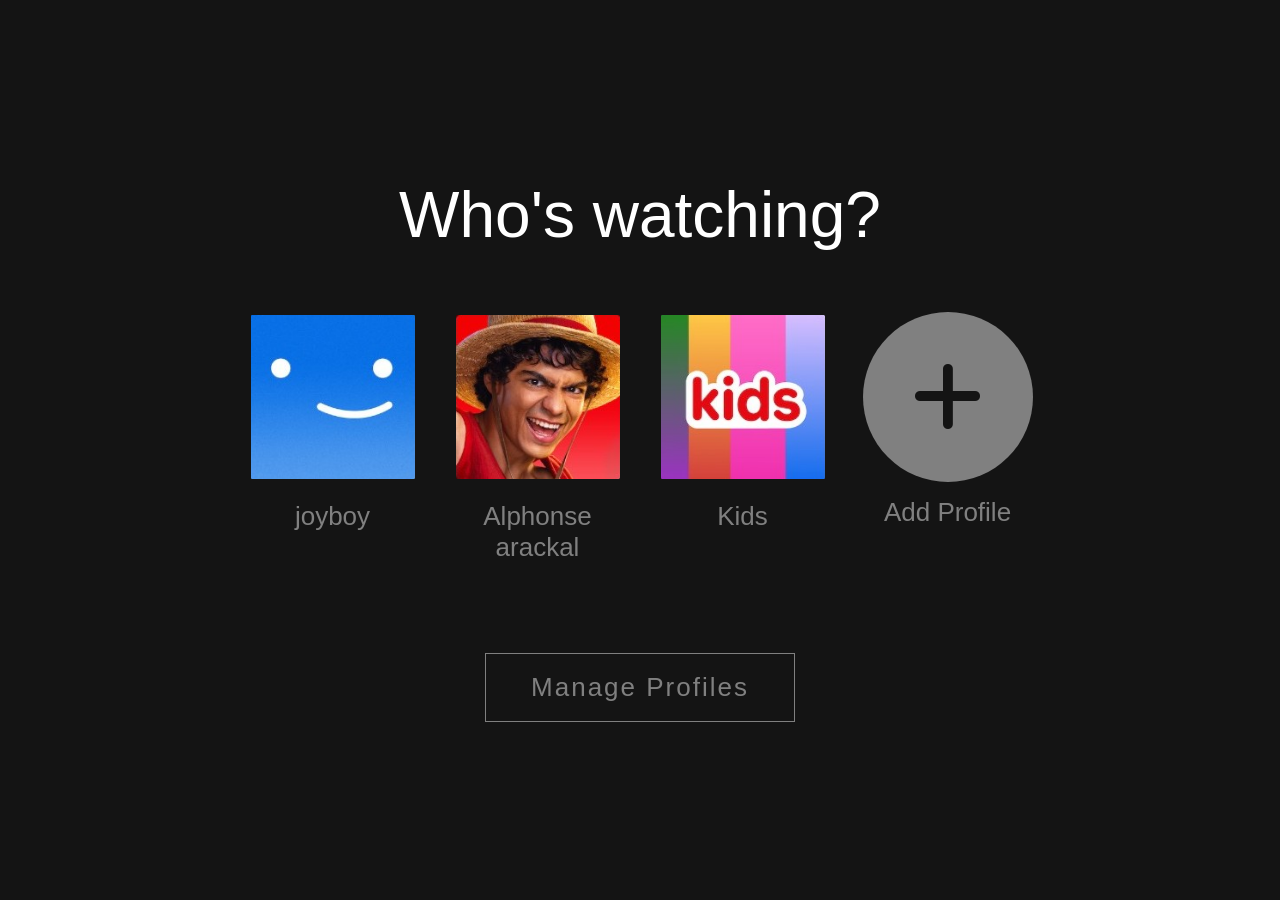
<file: index.html>
<!DOCTYPE html>
<html lang="en">
<head>
    <meta charset="UTF-8">
    <meta name="viewport" content="width=device-width, initial-scale=1.0">
    <title>Netflix Profiles</title>
    <link rel="stylesheet" href="style.css">

    <!-- Icons -->
    <link rel="stylesheet"
    href="https://cdnjs.cloudflare.com/ajax/libs/font-awesome/6.5.2/css/all.min.css">

    <style>

        *{
    margin:0;
    padding:0;
    box-sizing:border-box;
    font-family:Arial, Helvetica, sans-serif;
}

body{
    background:#141414;
    color:white;
    display:flex;
    justify-content:center;
    align-items:center;
    min-height:100vh;
}

.container{
    text-align:center;
}

.container h1{
    font-size:64px;
    font-weight:400;
    margin-bottom:60px;
}

.profiles{
    display:flex;
    justify-content:center;
    gap:35px;
    flex-wrap:wrap;
}

.profile{
    width:170px;
    cursor:pointer;
}

.profile img{
    width:170px;
    height:170px;
    border-radius:4px;
    object-fit:cover;
    transition:.25s;
    border:3px solid transparent;
}

.profile p{
    color:#808080;
    margin-top:15px;
    font-size:26px;
    transition:.25s;
}

.profile:hover img{
    border-color:#fff;
}

.profile:hover p{
    color:#fff;
}

.add-profile{
    display:flex;
    flex-direction:column;
    align-items:center;
}

.add-icon{
    width:170px;
    height:170px;
    border-radius:50%;
    background:#808080;
    display:flex;
    justify-content:center;
    align-items:center;
    transition:.25s;
}

.add-icon i{
    font-size:80px;
    color:#141414;
}

.add-profile:hover .add-icon{
    background:#fff;
}

.manage-btn{
    margin-top:90px;
    padding:18px 45px;
    background:transparent;
    color:#808080;
    border:1px solid #808080;
    font-size:26px;
    letter-spacing:2px;
    cursor:pointer;
    transition:.25s;
}

.manage-btn:hover{
    color:white;
    border-color:white;
}

/* Tablet */
@media(max-width:900px){

    .container h1{
        font-size:48px;
        margin-bottom:40px;
    }

    .profiles{
        gap:25px;
    }

    .profile{
        width:140px;
    }

    .profile img,
    .add-icon{
        width:140px;
        height:140px;
    }

    .profile p{
        font-size:20px;
    }

    .manage-btn{
        font-size:22px;
    }
}

/* Mobile */
@media(max-width:600px){

    .container h1{
        font-size:38px;
    }

    .profiles{
        gap:20px;
    }

    .profile{
        width:120px;
    }

    .profile img,
    .add-icon{
        width:120px;
        height:120px;
    }

    .profile p{
        font-size:18px;
    }

    .add-icon i{
        font-size:55px;
    }

    .manage-btn{
        margin-top:60px;
        font-size:18px;
        padding:14px 35px;
    }
}
    </style>
</head>
<body>

<div class="container">

    <h1>Who's watching?</h1>

    <div class="profiles">

        <div class="profile">
                        <a href="home.html">
                <img src="images/one.jpg" alt="">
            </a>
            <p>joyboy</p>
        </div>

        <div class="profile">
            <a href="home.html">
                <img src="images/two.jpg" alt="">
            </a>
            <p>Alphonse arackal</p>
        </div>

        <div class="profile">
                        <a href="home.html">
                <img src="images/three.jpg" alt="">
            </a>
            <p>Kids</p>
        </div>

        <div class="profile add-profile">
            <div class="add-icon">
                <i class="fa-solid fa-plus"></i>
            </div>
            <p>Add Profile</p>
        </div>

    </div>

    <button class="manage-btn">Manage Profiles</button>

</div>

</body>
</html>
</file>
<file: style.css>
body{background:#000000;font-family:Roboto,sans-serif}
/* .netflix-nav{background:#000000;} */
.logo{color:#e50914!important;font-size:2.2rem;font-weight:700}
.nav-link{color:#fff!important;margin-right:12px}
.hero-wrap{padding-top:90px}
.hero{position:relative;height:700px;border-radius:30px;overflow:hidden;margin:20px;background:#000}
.hero video{width:100%;height:100%;object-fit:cover}
.overlay{position:absolute;inset:0;background:linear-gradient(90deg,rgba(0,0,0,.75),rgba(0,0,0,.1) 60%),linear-gradient(0deg,rgba(20,20,20,1),transparent 30%)}
.content{position:absolute;left:70px;bottom:90px;color:#fff;z-index:2}
.title{font-size:6rem;font-weight:900;color:#ffd21e;letter-spacing:4px}
.buttons .btn{margin-right:12px;border-radius:50px;padding:12px 28px}
.mute{position:absolute;right:30px;top:30px;background:#222;color:#fff;border-radius:50%;padding:14px;font-size:20px}
.avatar{border-radius:6px}
.card-placeholder{height:170px;background:#2c2c2c;border-radius:8px}
@media(max-width:768px){.hero{height:450px;margin:10px}.title{font-size:3rem}.content{left:25px;bottom:40px}}


.netflix-nav{
    position:fixed;
    top:0;
    left:0;
    
    width:100%;
    background:#000;
    z-index:9999;
    padding:17px 0;
}

.netflix-nav .container{
    display:flex;
    align-items:center;
}

.logo{
    color:#e50914;
    font-size:2rem;
    font-weight:700;
    text-decoration:none;
}

.nav-menu{
    display:flex;
    list-style:none;
    margin:0;
    margin-left:40px;
    padding:0;
    gap:25px;
}

.nav-menu a{
    color:#fff;
    text-decoration:none;
    font-size:15px;
    transition:.3s;
}

.nav-menu a:hover{
    color:#b3b3b3;
}

.nav-right{
    margin-left:auto;
    display:flex;
    align-items:center;
    gap:20px;
    color:#fff;
}

.nav-right i{
    cursor:pointer;
}

.avatar{
    width:34px;
    height:34px;
    border-radius:4px;
    object-fit:cover;
}

.netflix-sections{
    background:#000000;
    padding-left:3%;
    padding-right:3%;
}

.section-title{
    color:#fff;
    font-size:1.5rem;
    font-weight:700;
    margin-bottom:20px;
    font-family:'Poppins',sans-serif;
}

.movie-row{
    display:flex;
    overflow-x:auto;
    gap:14px;
    scroll-behavior:smooth;
    padding-bottom:8px;
}

.movie-row::-webkit-scrollbar{
    display:none;
}

.movie-card{
    flex:0 0 auto;
    width:330px;
    border-radius:14px;
    overflow:hidden;
    transition:.35s;
    cursor:pointer;
}

.movie-card img{
    width:100%;
    height:185px;
    object-fit:cover;
    display:block;
    border-radius:14px;
}

.movie-card:hover{
    transform:scale(1.08);
    z-index:10;
}

.content-row{
    position:relative;
}

@media(max-width:992px){

.movie-card{
    width:280px;
}

.movie-card img{
    height:155px;
}

.section-title{
    font-size:1.7rem;
}

}

@media(max-width:768px){

.movie-card{
    width:240px;
}

.movie-card img{
    height:135px;
}

.section-title{
    font-size:1.4rem;
}

}

@media(max-width:576px){

.netflix-sections{
    padding-left:15px;
    padding-right:15px;
}

.movie-card{
    width:200px;
}

.movie-card img{
    height:115px;
}

.section-title{
    font-size:1.2rem;
}

}


/* ================= FOOTER ================= */

.footer{
    background:#141414;
    color:#808080;
    padding:50px 20px 30px;
}

.footer-container{
    max-width:1200px;
    margin:auto;
}

/* Social Icons */

.social-icons{
    display:flex;
    gap:28px;
    margin-bottom:40px;
}

.social-icons a{
    color:#fff;
    font-size:26px;
    transition:.3s;
}

.social-icons a:hover{
    color:#e50914;
    transform:translateY(-3px);
}

/* Links */

.footer-links{
    display:grid;
    grid-template-columns:repeat(4,1fr);
    gap:70px;
}

.column{
    display:flex;
    flex-direction:column;
    gap:18px;
}

.column a{
    color:#b3b3b3;
    text-decoration:none;
    font-size:15px;
    transition:.3s;
}

.column a:hover{
    color:#fff;
    padding-left:5px;
}

/* Bottom */

.footer-bottom{
    margin-top:45px;
    padding-top:20px;
    border-top:1px solid #2b2b2b;
    font-size:14px;
    color:#8c8c8c;
}

/* Responsive */

@media(max-width:900px){

    .footer-links{
        grid-template-columns:repeat(2,1fr);
        gap:40px;
    }

}

@media(max-width:550px){

    .footer{
        padding:45px 20px;
    }

    .social-icons{
        justify-content:center;
    }

    .footer-links{
        grid-template-columns:1fr;
        text-align:center;
        gap:30px;
    }

    .footer-bottom{
        text-align:center;
    }

}
</file>
